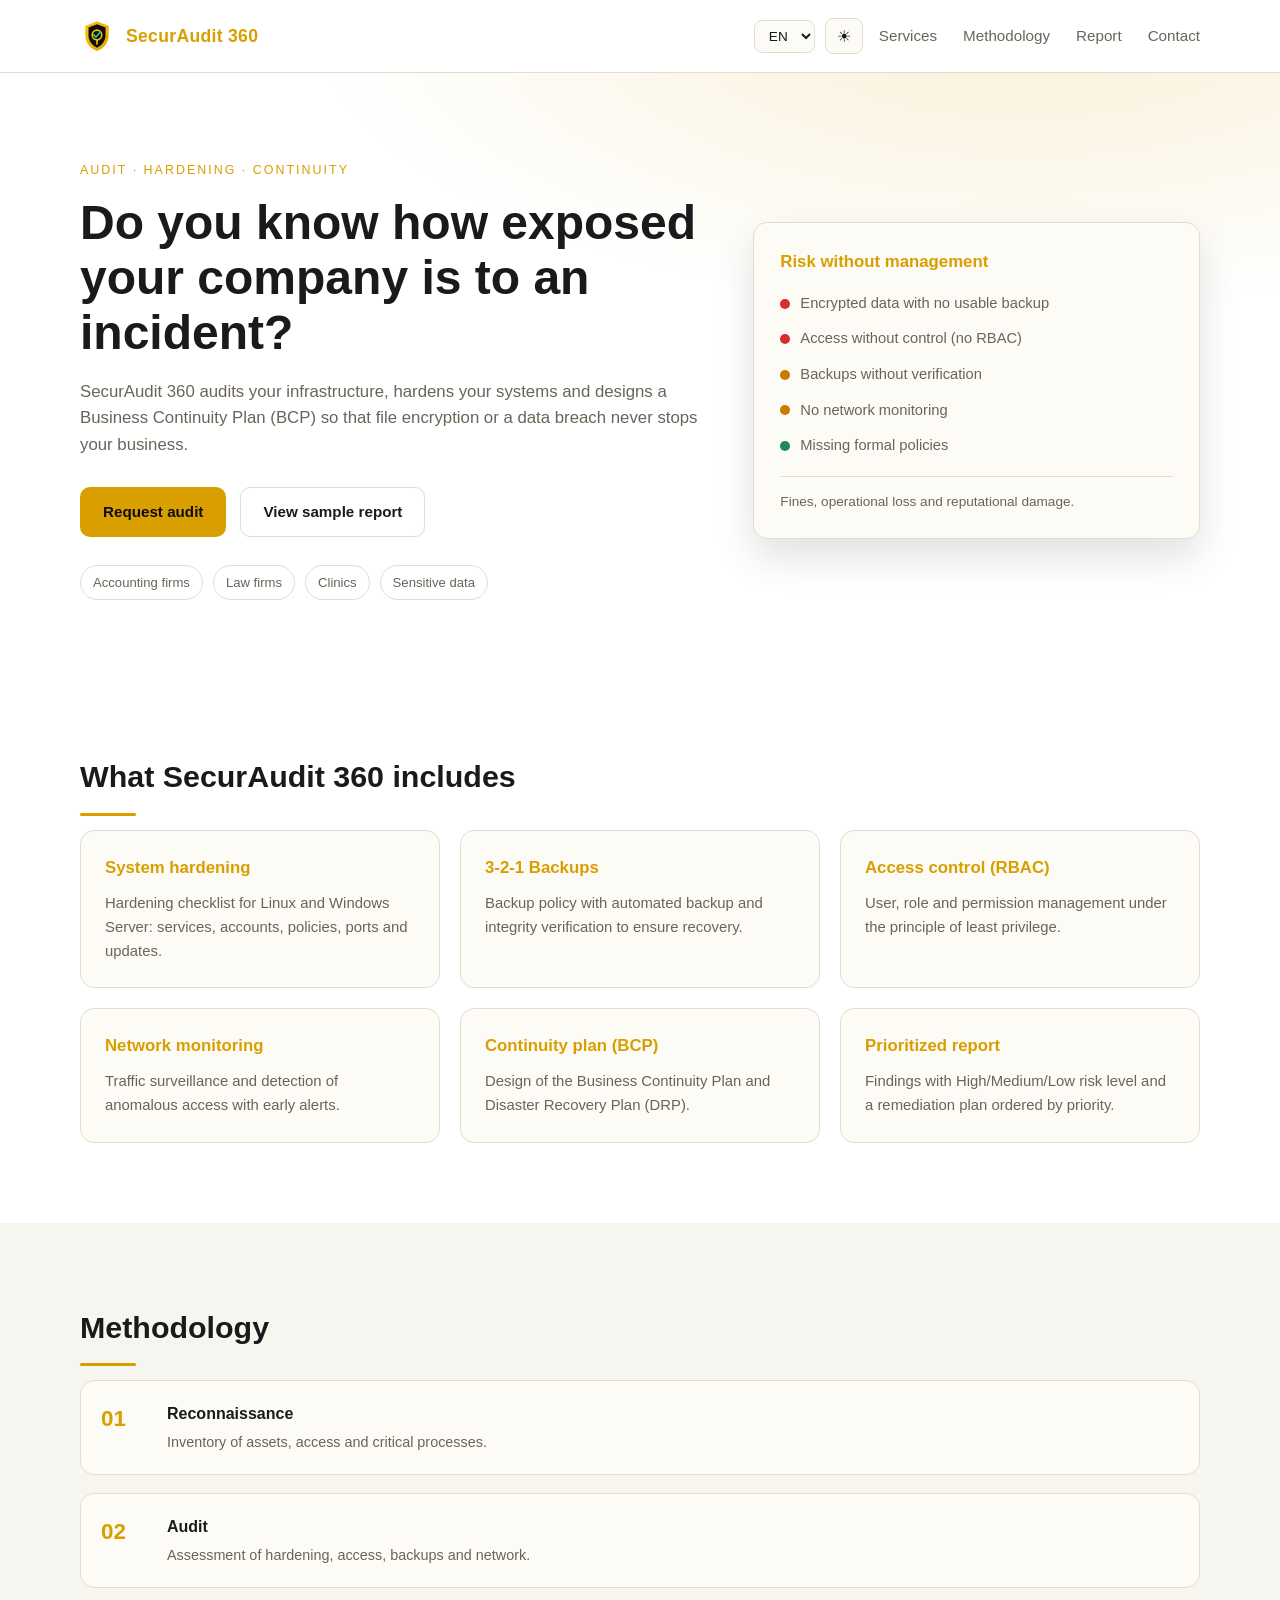
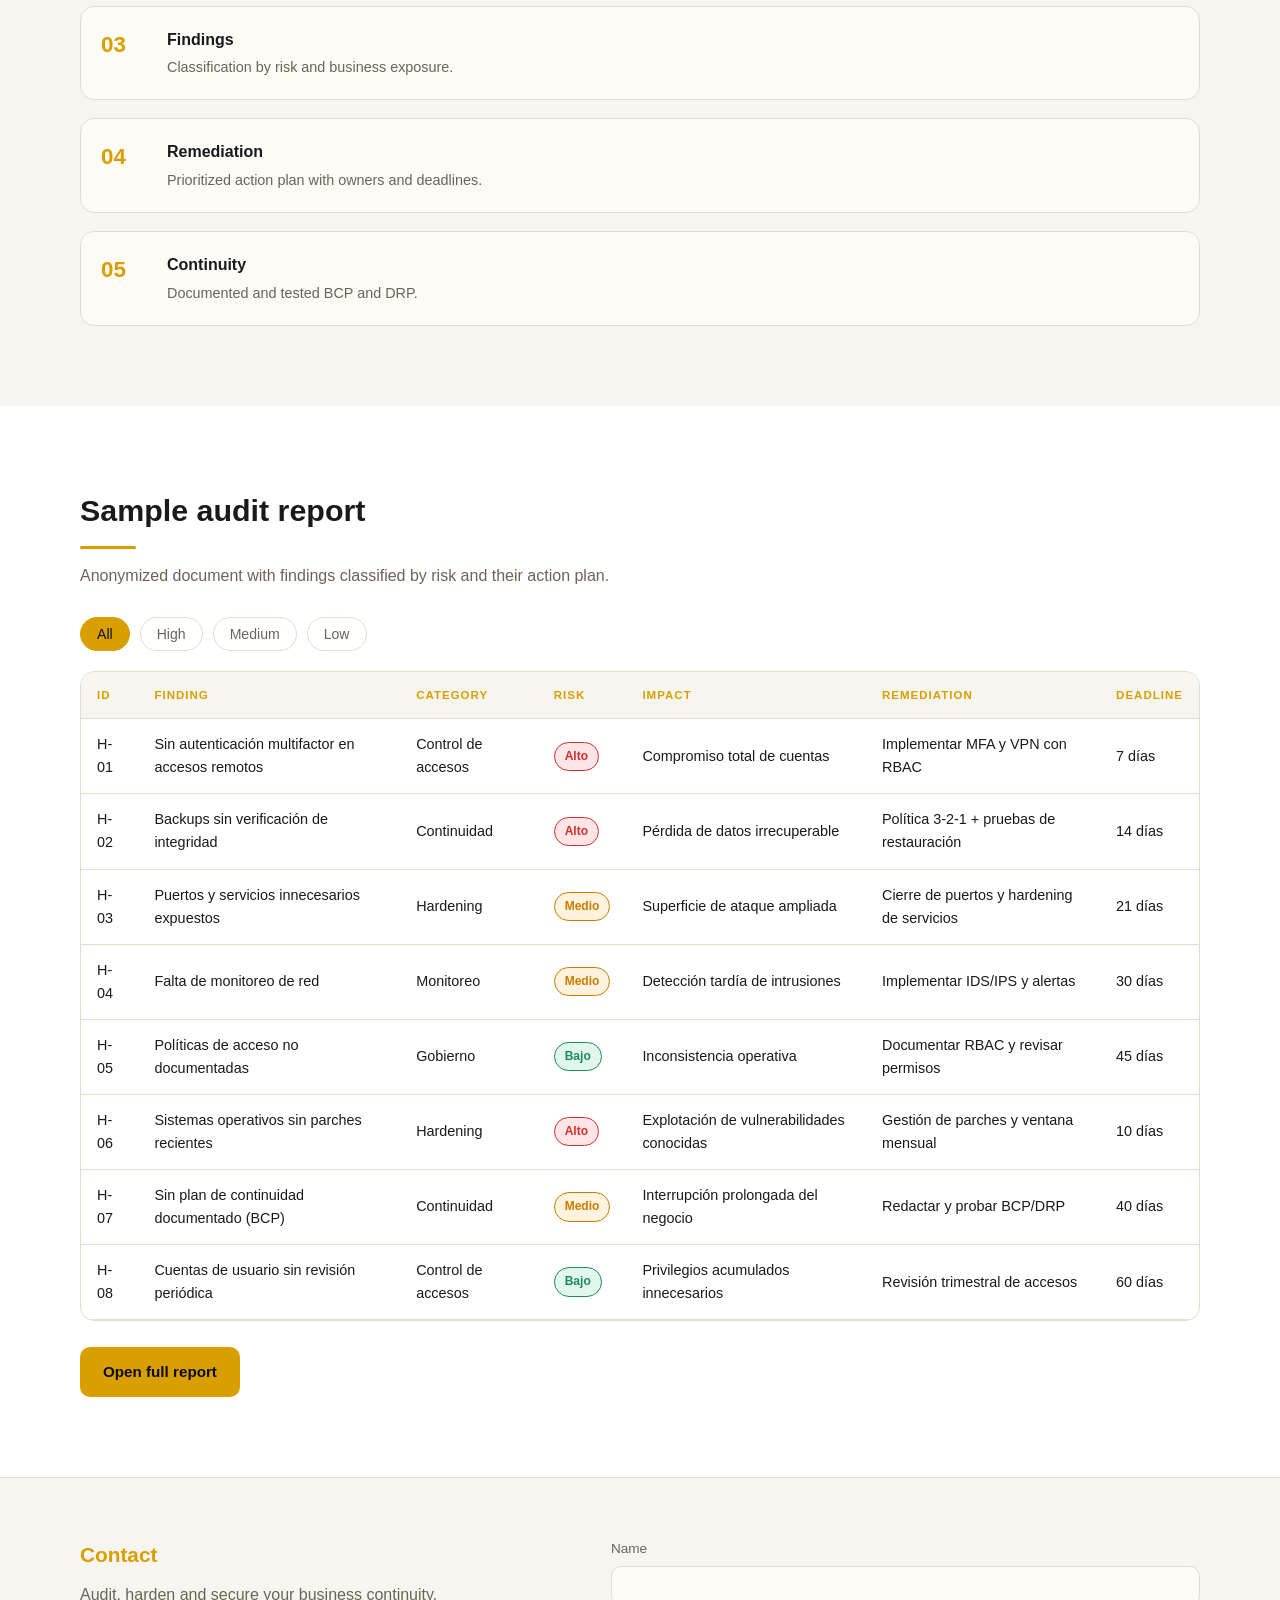
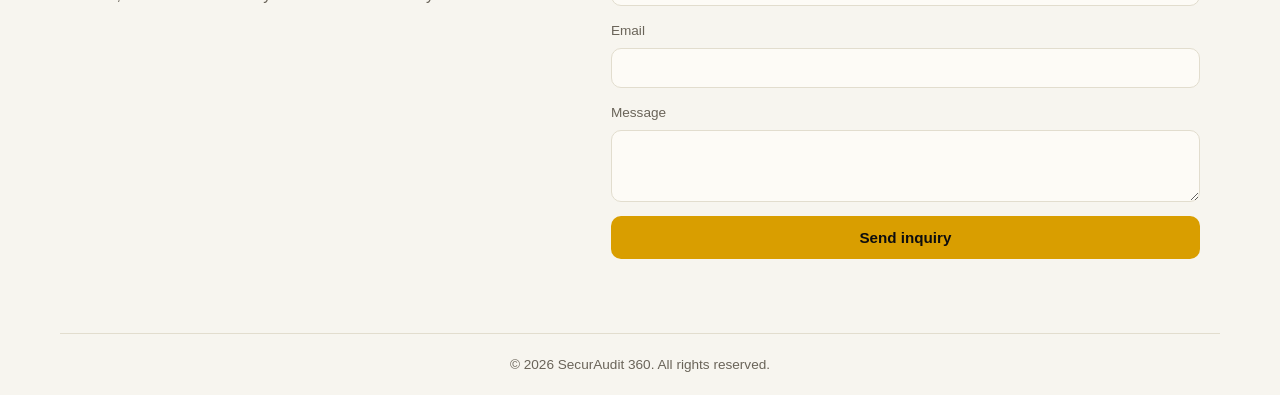
<file: index.html>
<!DOCTYPE html>
<html lang="en" data-theme="dark">
<head>
<meta charset="UTF-8">
<meta name="viewport" content="width=device-width, initial-scale=1.0">
<meta name="description" content="SecurAudit 360 - Security Audit, Hardening and Business Continuity Framework (BCP)">
<meta name="author" content="SecurAudit 360">
<title>SecurAudit 360 | Security Audit & Business Continuity</title>
<link rel="icon" href="assets/favicon.svg" type="image/svg+xml">
<script src="theme.js"></script>
<script src="i18n.js"></script>
<link rel="stylesheet" href="styles.css">
</head>
<body>
<header class="site-header">
  <div class="container header-inner">
    <a href="#inicio" class="brand">
      <img src="assets/favicon.svg" alt="SecurAudit 360" class="brand-logo">
      <span class="brand-name">SecurAudit 360</span>
    </a>
    <div class="header-controls">
      <select id="lang-selector" class="control-select" aria-label="Language">
        <option value="en">EN</option>
        <option value="es">ES</option>
        <option value="pt">PT</option>
      </select>
      <button id="theme-toggle" class="theme-toggle" aria-label="Toggle theme" type="button">
        <span class="icon-sun">☀</span>
        <span class="icon-moon">☾</span>
      </button>
    </div>
    <button class="nav-toggle" aria-label="Open menu" aria-expanded="false">
      <span></span><span></span><span></span>
    </button>
    <nav class="site-nav" aria-label="Main navigation">
      <ul>
        <li><a href="#servicios" data-i18n="nav_services">Services</a></li>
        <li><a href="#metodologia" data-i18n="nav_methodology">Methodology</a></li>
        <li><a href="#informe" data-i18n="nav_report">Report</a></li>
        <li><a href="#contacto" data-i18n="nav_contact">Contact</a></li>
      </ul>
    </nav>
  </div>
</header>

<main>
  <section id="inicio" class="hero">
    <div class="container hero-inner">
      <div class="hero-text">
        <p class="eyebrow" data-i18n="eyebrow">Audit · Hardening · Continuity</p>
        <h1 data-i18n="hero_title">Do you know how exposed your company is to an incident?</h1>
        <p class="hero-sub" data-i18n="hero_sub">SecurAudit 360 audits your infrastructure, hardens your systems and designs a Business Continuity Plan (BCP) so that file encryption or a data breach never stops your business.</p>
        <div class="hero-actions">
          <a href="#contacto" class="btn btn-primary" data-i18n="btn_request">Request audit</a>
          <a href="#informe" class="btn btn-ghost" data-i18n="btn_view_report">View sample report</a>
        </div>
        <ul class="hero-tags">
          <li data-i18n="tag_1">Accounting firms</li>
          <li data-i18n="tag_2">Law firms</li>
          <li data-i18n="tag_3">Clinics</li>
          <li data-i18n="tag_4">Sensitive data</li>
        </ul>
      </div>
      <aside class="hero-card">
        <h2 data-i18n="risk_title">Risk without management</h2>
        <ul class="risk-list">
          <li><span class="risk-dot high"></span> <span data-i18n="risk_1">Encrypted data with no usable backup</span></li>
          <li><span class="risk-dot high"></span> <span data-i18n="risk_2">Access without control (no RBAC)</span></li>
          <li><span class="risk-dot med"></span> <span data-i18n="risk_3">Backups without verification</span></li>
          <li><span class="risk-dot med"></span> <span data-i18n="risk_4">No network monitoring</span></li>
          <li><span class="risk-dot low"></span> <span data-i18n="risk_5">Missing formal policies</span></li>
        </ul>
        <p class="hero-card-foot" data-i18n="risk_foot">Fines, operational loss and reputational damage.</p>
      </aside>
    </div>
  </section>

  <section id="servicios" class="section">
    <div class="container">
      <h2 class="section-title" data-i18n="services_title">What SecurAudit 360 includes</h2>
      <div class="grid grid-3">
        <article class="card">
          <h3 data-i18n="s1_t">System hardening</h3>
          <p data-i18n="s1_d">Hardening checklist for Linux and Windows Server: services, accounts, policies, ports and updates.</p>
        </article>
        <article class="card">
          <h3 data-i18n="s2_t">3-2-1 Backups</h3>
          <p data-i18n="s2_d">Backup policy with automated backup and integrity verification to ensure recovery.</p>
        </article>
        <article class="card">
          <h3 data-i18n="s3_t">Access control (RBAC)</h3>
          <p data-i18n="s3_d">User, role and permission management under the principle of least privilege.</p>
        </article>
        <article class="card">
          <h3 data-i18n="s4_t">Network monitoring</h3>
          <p data-i18n="s4_d">Traffic surveillance and detection of anomalous access with early alerts.</p>
        </article>
        <article class="card">
          <h3 data-i18n="s5_t">Continuity plan (BCP)</h3>
          <p data-i18n="s5_d">Design of the Business Continuity Plan and Disaster Recovery Plan (DRP).</p>
        </article>
        <article class="card">
          <h3 data-i18n="s6_t">Prioritized report</h3>
          <p data-i18n="s6_d">Findings with High/Medium/Low risk level and a remediation plan ordered by priority.</p>
        </article>
      </div>
    </div>
  </section>

  <section id="metodologia" class="section section-alt">
    <div class="container">
      <h2 class="section-title" data-i18n="methodology_title">Methodology</h2>
      <ol class="timeline">
        <li>
          <span class="step">01</span>
          <div><h3 data-i18n="m1_t">Reconnaissance</h3><p data-i18n="m1_d">Inventory of assets, access and critical processes.</p></div>
        </li>
        <li>
          <span class="step">02</span>
          <div><h3 data-i18n="m2_t">Audit</h3><p data-i18n="m2_d">Assessment of hardening, access, backups and network.</p></div>
        </li>
        <li>
          <span class="step">03</span>
          <div><h3 data-i18n="m3_t">Findings</h3><p data-i18n="m3_d">Classification by risk and business exposure.</p></div>
        </li>
        <li>
          <span class="step">04</span>
          <div><h3 data-i18n="m4_t">Remediation</h3><p data-i18n="m4_d">Prioritized action plan with owners and deadlines.</p></div>
        </li>
        <li>
          <span class="step">05</span>
          <div><h3 data-i18n="m5_t">Continuity</h3><p data-i18n="m5_d">Documented and tested BCP and DRP.</p></div>
        </li>
      </ol>
    </div>
  </section>

  <section id="informe" class="section">
    <div class="container">
      <h2 class="section-title" data-i18n="report_title">Sample audit report</h2>
      <p class="section-intro" data-i18n="report_intro">Anonymized document with findings classified by risk and their action plan.</p>
      <div class="filters" role="group" aria-label="Filter findings by risk">
        <button class="filter-btn active" data-filter="all" data-i18n="filter_all">All</button>
        <button class="filter-btn" data-filter="alto" data-i18n="filter_high">High</button>
        <button class="filter-btn" data-filter="medio" data-i18n="filter_med">Medium</button>
        <button class="filter-btn" data-filter="bajo" data-i18n="filter_low">Low</button>
      </div>
      <div class="table-wrap">
        <table class="findings-table">
          <thead>
            <tr>
              <th data-i18n="th_id">ID</th>
              <th data-i18n="th_finding">Finding</th>
              <th data-i18n="th_category">Category</th>
              <th data-i18n="th_risk">Risk</th>
              <th data-i18n="th_impact">Impact</th>
              <th data-i18n="th_remediation">Remediation</th>
              <th data-i18n="th_deadline">Deadline</th>
            </tr>
          </thead>
          <tbody id="findings-body"></tbody>
        </table>
      </div>
      <div class="report-actions">
        <a href="docs/informe.html" class="btn btn-primary" data-i18n="btn_open_report">Open full report</a>
      </div>
    </div>
  </section>
</main>

<footer id="contacto" class="site-footer">
  <div class="container footer-inner">
    <div>
      <h2 data-i18n="contact_title">Contact</h2>
      <p data-i18n="contact_sub">Audit, harden and secure your business continuity.</p>
    </div>
    <form class="contact-form" id="contact-form" novalidate>
      <div class="field">
        <label for="nombre" data-i18n="label_name">Name</label>
        <input id="nombre" name="nombre" type="text" required>
      </div>
      <div class="field">
        <label for="email" data-i18n="label_email">Email</label>
        <input id="email" name="email" type="email" required>
      </div>
      <div class="field">
        <label for="mensaje" data-i18n="label_message">Message</label>
        <textarea id="mensaje" name="mensaje" rows="3" required></textarea>
      </div>
      <button type="submit" class="btn btn-primary" data-i18n="btn_send">Send inquiry</button>
      <p class="form-status" id="form-status" role="status"></p>
    </form>
  </div>
  <div class="container footer-bottom">
    <p>&copy; <span id="year"></span> SecurAudit 360. <span data-i18n="footer_rights">All rights reserved.</span></p>
  </div>
</footer>

<script src="script.js"></script>
</body>
</html>
</file>
<file: styles.css>
:root {
  --bg: #0d0d0f;
  --bg-alt: #141417;
  --surface: #1c1c21;
  --border: #2a2a31;
  --text: #f5f1e6;
  --text-dim: #b0a99a;
  --primary: #ffc107;
  --primary-dark: #e0a800;
  --high: #ff5252;
  --med: #ffb020;
  --low: #35c98a;
  --shadow: 0 18px 40px rgba(0, 0, 0, 0.5);
  --radius: 14px;
  --font: -apple-system, BlinkMacSystemFont, "Segoe UI", Roboto, Helvetica, Arial, sans-serif;
}

[data-theme="light"] {
  --bg: #ffffff;
  --bg-alt: #f7f5ef;
  --surface: #fdfbf6;
  --border: #e2ddce;
  --text: #1a1a1d;
  --text-dim: #6a6459;
  --primary: #d99e00;
  --primary-dark: #b8860b;
  --high: #d32f2f;
  --med: #c77c00;
  --low: #1e8a5a;
  --shadow: 0 18px 40px rgba(0, 0, 0, 0.12);
}

* { box-sizing: border-box; margin: 0; padding: 0; }

html { scroll-behavior: smooth; }

body {
  font-family: var(--font);
  background: var(--bg);
  color: var(--text);
  line-height: 1.6;
  -webkit-font-smoothing: antialiased;
  transition: background 0.3s ease, color 0.3s ease;
}

img { max-width: 100%; display: block; }

a { color: inherit; text-decoration: none; }

.container { width: 100%; max-width: 1160px; margin: 0 auto; padding: 0 20px; }

.site-header {
  position: sticky;
  top: 0;
  z-index: 50;
  background: color-mix(in srgb, var(--bg) 85%, transparent);
  backdrop-filter: blur(10px);
  border-bottom: 1px solid var(--border);
}

.header-inner { display: flex; align-items: center; justify-content: space-between; height: 72px; gap: 16px; }

.brand { display: flex; align-items: center; gap: 12px; font-weight: 700; }
.brand-logo { width: 34px; height: 34px; }
.brand-name { font-size: 1.1rem; letter-spacing: 0.3px; color: var(--primary); }

.header-controls { display: flex; align-items: center; gap: 10px; margin-left: auto; }

.control-select {
  background: var(--surface);
  color: var(--text);
  border: 1px solid var(--border);
  border-radius: 8px;
  padding: 7px 10px;
  font-family: inherit;
  font-size: 0.85rem;
  cursor: pointer;
}
.control-select:focus { outline: none; border-color: var(--primary); }

.theme-toggle {
  background: var(--surface);
  border: 1px solid var(--border);
  color: var(--text);
  border-radius: 8px;
  width: 38px;
  height: 36px;
  cursor: pointer;
  font-size: 1rem;
  display: flex;
  align-items: center;
  justify-content: center;
  transition: border-color 0.2s;
}
.theme-toggle:hover { border-color: var(--primary); }
.theme-toggle .icon-sun { display: none; }
.theme-toggle .icon-moon { display: inline; }
[data-theme="light"] .theme-toggle .icon-sun { display: inline; }
[data-theme="light"] .theme-toggle .icon-moon { display: none; }

.site-nav ul { display: flex; gap: 26px; list-style: none; }
.site-nav a { color: var(--text-dim); font-size: 0.95rem; transition: color 0.2s; }
.site-nav a:hover { color: var(--primary); }

.nav-toggle { display: none; flex-direction: column; gap: 5px; background: none; border: 0; cursor: pointer; }
.nav-toggle span { width: 24px; height: 2px; background: var(--primary); }

.hero { padding: 88px 0 72px; background: radial-gradient(1200px 500px at 80% -10%, color-mix(in srgb, var(--primary) 16%, transparent), transparent 60%); }

.hero-inner { display: grid; grid-template-columns: 1.4fr 1fr; gap: 48px; align-items: center; }

.eyebrow { color: var(--primary); text-transform: uppercase; letter-spacing: 2px; font-size: 0.78rem; margin-bottom: 14px; }

.hero h1 { font-size: clamp(2rem, 4vw, 3rem); line-height: 1.15; margin-bottom: 18px; }

.hero-sub { color: var(--text-dim); font-size: 1.05rem; max-width: 620px; margin-bottom: 28px; }

.hero-actions { display: flex; gap: 14px; flex-wrap: wrap; margin-bottom: 28px; }

.btn { display: inline-block; padding: 12px 22px; border-radius: 10px; font-weight: 600; font-size: 0.95rem; cursor: pointer; border: 1px solid transparent; transition: all 0.2s; }
.btn-primary { background: var(--primary); color: #0d0d0f; }
.btn-primary:hover { background: var(--primary-dark); }
.btn-ghost { border-color: var(--border); color: var(--text); }
.btn-ghost:hover { border-color: var(--primary); color: var(--primary); }

.hero-tags { display: flex; gap: 10px; flex-wrap: wrap; list-style: none; }
.hero-tags li { font-size: 0.82rem; color: var(--text-dim); border: 1px solid var(--border); padding: 6px 12px; border-radius: 999px; }

.hero-card { background: var(--surface); border: 1px solid var(--border); border-radius: var(--radius); padding: 26px; box-shadow: var(--shadow); }
.hero-card h2 { font-size: 1.05rem; margin-bottom: 16px; color: var(--primary); }
.risk-list { list-style: none; display: grid; gap: 12px; }
.risk-list li { display: flex; align-items: center; gap: 10px; font-size: 0.92rem; color: var(--text-dim); }
.risk-dot { width: 10px; height: 10px; border-radius: 50%; flex: none; }
.risk-dot.high { background: var(--high); }
.risk-dot.med { background: var(--med); }
.risk-dot.low { background: var(--low); }
.hero-card-foot { margin-top: 18px; font-size: 0.85rem; color: var(--text-dim); border-top: 1px solid var(--border); padding-top: 14px; }

.section { padding: 80px 0; }
.section-alt { background: var(--bg-alt); }
.section-title { font-size: 1.9rem; margin-bottom: 14px; }
.section-title::after { content: ""; display: block; width: 56px; height: 3px; background: var(--primary); margin-top: 12px; border-radius: 2px; }
.section-intro { color: var(--text-dim); margin-bottom: 28px; }

.grid { display: grid; gap: 20px; }
.grid-3 { grid-template-columns: repeat(3, 1fr); }

.card { background: var(--surface); border: 1px solid var(--border); border-radius: var(--radius); padding: 24px; transition: transform 0.2s, border-color 0.2s; }
.card:hover { transform: translateY(-4px); border-color: var(--primary); }
.card h3 { margin-bottom: 10px; font-size: 1.05rem; color: var(--primary); }
.card p { color: var(--text-dim); font-size: 0.93rem; }

.timeline { list-style: none; display: grid; gap: 18px; counter-reset: step; }
.timeline li { display: flex; gap: 20px; align-items: flex-start; background: var(--surface); border: 1px solid var(--border); border-radius: var(--radius); padding: 20px; }
.step { font-size: 1.4rem; font-weight: 700; color: var(--primary); min-width: 46px; }
.timeline h3 { font-size: 1rem; margin-bottom: 4px; }
.timeline p { color: var(--text-dim); font-size: 0.9rem; }

.filters { display: flex; gap: 10px; margin-bottom: 20px; flex-wrap: wrap; }
.filter-btn { background: transparent; border: 1px solid var(--border); color: var(--text-dim); padding: 8px 16px; border-radius: 999px; cursor: pointer; font-size: 0.88rem; transition: all 0.2s; }
.filter-btn:hover { color: var(--primary); border-color: var(--primary); }
.filter-btn.active { background: var(--primary); color: #0d0d0f; border-color: var(--primary); }

.table-wrap { overflow-x: auto; border: 1px solid var(--border); border-radius: var(--radius); }
.findings-table { width: 100%; border-collapse: collapse; min-width: 860px; }
.findings-table th, .findings-table td { padding: 14px 16px; text-align: left; font-size: 0.9rem; border-bottom: 1px solid var(--border); }
.findings-table th { background: var(--bg-alt); color: var(--primary); font-weight: 600; text-transform: uppercase; font-size: 0.72rem; letter-spacing: 1px; }
.findings-table tbody tr:hover { background: color-mix(in srgb, var(--primary) 6%, transparent); }

.badge { display: inline-block; padding: 4px 10px; border-radius: 999px; font-size: 0.75rem; font-weight: 700; }
.badge.alto { background: rgba(255, 82, 82, 0.15); color: var(--high); border: 1px solid var(--high); }
.badge.medio { background: rgba(255, 176, 32, 0.15); color: var(--med); border: 1px solid var(--med); }
.badge.bajo { background: rgba(53, 201, 138, 0.15); color: var(--low); border: 1px solid var(--low); }

.report-actions { margin-top: 26px; }

.site-footer { background: var(--bg-alt); border-top: 1px solid var(--border); padding: 60px 0 0; }
.footer-inner { display: grid; grid-template-columns: 1fr 1.2fr; gap: 40px; padding-bottom: 40px; }
.footer-inner h2 { font-size: 1.3rem; margin-bottom: 10px; color: var(--primary); }
.footer-inner p { color: var(--text-dim); }

.contact-form { display: grid; gap: 14px; }
.field { display: grid; gap: 6px; }
.field label { font-size: 0.85rem; color: var(--text-dim); }
.field input, .field textarea { background: var(--surface); border: 1px solid var(--border); border-radius: 10px; padding: 11px 14px; color: var(--text); font-family: inherit; font-size: 0.92rem; }
.field input:focus, .field textarea:focus { outline: none; border-color: var(--primary); box-shadow: 0 0 0 3px color-mix(in srgb, var(--primary) 15%, transparent); }
.form-status { font-size: 0.85rem; color: var(--low); min-height: 20px; }
.form-status.error { color: var(--high); }

.footer-bottom { border-top: 1px solid var(--border); padding: 20px 0; text-align: center; color: var(--text-dim); font-size: 0.85rem; }

@media (max-width: 900px) {
  .hero-inner { grid-template-columns: 1fr; }
  .grid-3 { grid-template-columns: 1fr 1fr; }
  .footer-inner { grid-template-columns: 1fr; }
}

@media (max-width: 640px) {
  .grid-3 { grid-template-columns: 1fr; }
  .header-controls { margin-left: 0; }
  .site-nav { position: absolute; top: 72px; left: 0; right: 0; background: var(--bg); border-bottom: 1px solid var(--border); display: none; }
  .site-nav.open { display: block; }
  .site-nav ul { flex-direction: column; gap: 0; padding: 10px 20px 20px; }
  .site-nav li { border-bottom: 1px solid var(--border); }
  .site-nav a { display: block; padding: 14px 0; }
  .nav-toggle { display: flex; }
  .section { padding: 56px 0; }
}
</file>
